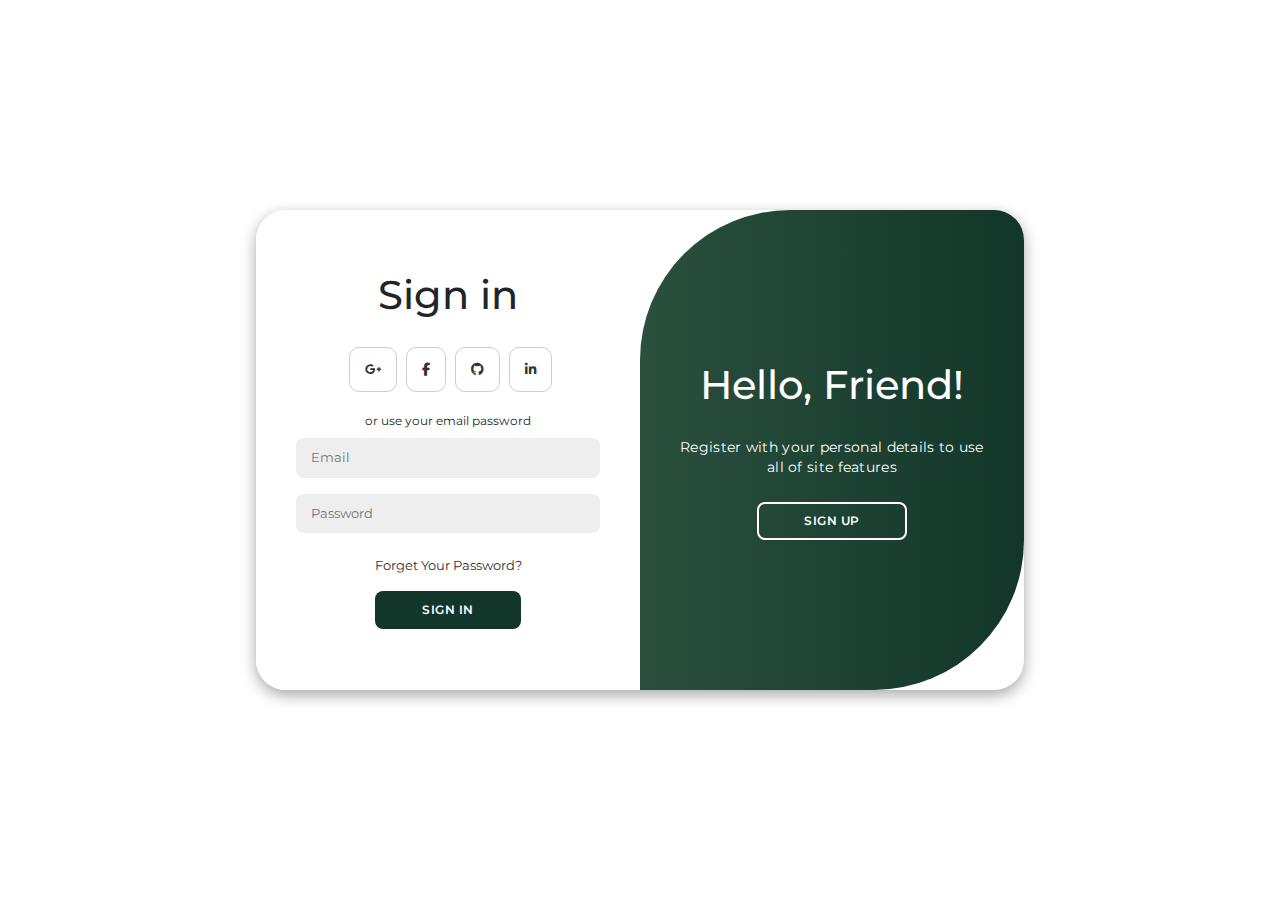
<file: index.html>
<!DOCTYPE html>
<html lang="en">
  <head>
    <meta charset="UTF-8" />
    <meta name="viewport" content="width=device-width, initial-scale=1.0" />
    <link
      rel="stylesheet"
      href="https://cdnjs.cloudflare.com/ajax/libs/font-awesome/6.4.2/css/all.min.css"
    />

    <link rel="stylesheet" href="css/all.min.css" />
    <link rel="stylesheet" href="css/bootstrap.min.css" />
    <link rel="stylesheet" href="css/style.css" />
    <link rel="icon" href="./image/myLogo.png" />
    <title>Modern UI</title>
  </head>
  <body>
    <div class="container" id="container">
      <div class="form-container sign-up">
        <div class="formTest">
          <h2 class="text-dark">Create Account</h2>

          <div class="social-icons">
            <a href="#" class="icon"
              ><i class="fa-brands fa-google-plus-g"></i
            ></a>
            <a href="#" class="icon"><i class="fa-brands fa-facebook-f"></i></a>
            <a href="#" class="icon"><i class="fa-brands fa-github"></i></a>
            <a href="#" class="icon"
              ><i class="fa-brands fa-linkedin-in"></i
            ></a>
          </div>

          <span>or use your email for registration</span>

          <input
            type="text"
            oninput=" validName()"
            class="name form-control"
            name="name"
            placeholder="Name"
          />
          <input
            type="email"
            oninput="validEmail()"
            class="email form-control"
            name="email"
            placeholder="Email"
          />
          <input
            type="password"
            oninput="validPass()"
            class="pass form-control"
            name="password"
            placeholder="Password"
          />
          <!-- <div class="passcheck"><p>should the password contain 6 letter</p></div> -->

          <button class="btnSignup">sign up</button>
        </div>
      </div>

      <div class="form-container sign-in">
        <div class="formTest">
          <h1 class="text-dark">Sign in</h1>

          <div class="social-icons">
            <a href="#" class="icon"
              ><i class="fa-brands fa-google-plus-g"></i
            ></a>
            <a href="#" class="icon"><i class="fa-brands fa-facebook-f"></i></a>
            <a href="#" class="icon"><i class="fa-brands fa-github"></i></a>
            <a href="#" class="icon"
              ><i class="fa-brands fa-linkedin-in"></i
            ></a>
          </div>

          <span>or use your email password</span>

          <input
            type="email"
            id="mmm"
            class="signEmail"
            name="email"
            placeholder="Email"
          />
          <input
            type="password"
            class="signPass"
            name="password"
            placeholder="Password"
          />
          <a href="">Forget Your Password?</a>

          <button class="btnSign">sign in</button>
        </div>
      </div>

      <div class="totoggle-container">
        <div class="toggle">
          <div class="toggle-panel toggle-left">
            <h1>Welcome Back!</h1>
            <p>Enter your personal details to use all of site features</p>
            <button class="hidden" id="login">Sign In</button>
          </div>

          <div class="toggle-panel toggle-right">
            <h1>Hello, Friend!</h1>
            <p>
              Register with your personal details to use all of site features
            </p>
            <button class="hidden" id="register">Sign up</button>
          </div>
        </div>
      </div>
    </div>

    <script src="js/main.js"></script>
    <script src="js/bootstrap.bundle.min.js"></script>
  </body>
</html>
</file>
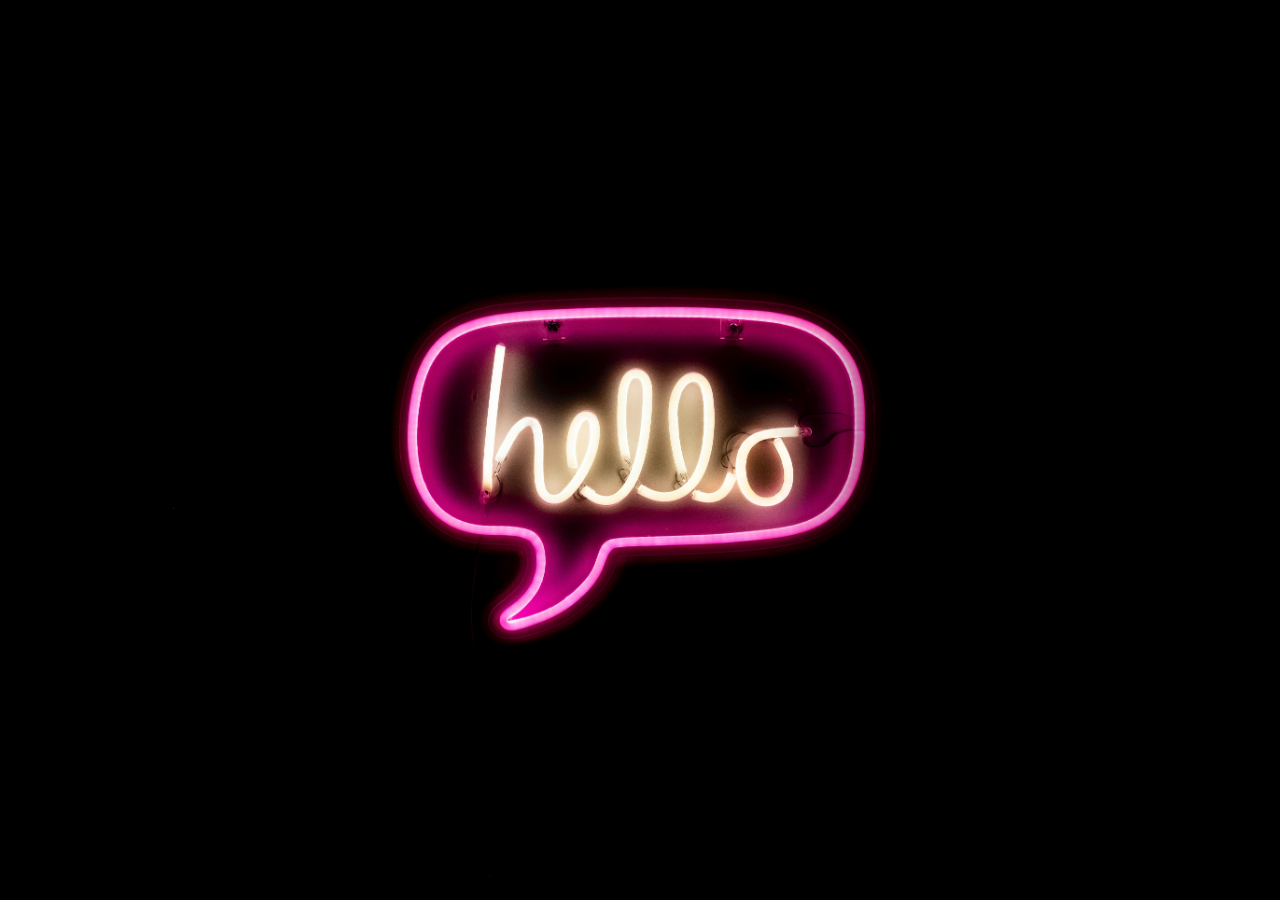
<file: welcome.html>
<!DOCTYPE html>
<html lang="en">
<head>
  <meta charset="UTF-8">
  <meta name="viewport" content="width=device-width, initial-scale=1.0">
  <link rel="stylesheet" href="https://cdnjs.cloudflare.com/ajax/libs/font-awesome/6.4.0/css/all.min.css" integrity="sha512-iecdLmaskl7CVkqkXNQ/ZH/XLlvWZOJyj7Yy7tcenmpD1ypASozpmT/E0iPtmFIB46ZmdtAc9eNBvH0H/ZpiBw==" crossorigin="anonymous" referrerpolicy="no-referrer" />
  <link href="https://fonts.googleapis.com/css2?family=Lato&display=swap" rel="stylesheet">
  <link rel="stylesheet" href="css/all.min.css">
  <link rel="stylesheet" href="css/bootstrap.min.css">
  <link rel="stylesheet" href="css/welocm.css">  
  <title>Document</title>
</head>
<body>
  
<div class="icon">
<a href="index.html"><i class="fa-solid fa-arrow-right-from-bracket"></i></a>

</div>

  <script src="js/main.js"></script>
  <script src="js/bootstrap.bundle.min.js"></script>
</body>
</html>
</file>
<file: css/style.css>
@import url('https://fonts.googleapis.com/css2?family=Montserrat:wght@300;400;500;600;700&display=swap');

*{
    margin: 0px;
    padding: 0px;
    box-sizing: border-box;
    font-family:  'Montserrat', sans-serif;
}

body{
    display: flex;
    justify-content: center;
    align-items: center;
    height: 100vh;

}

.container{
    background-color: #fff;
    border-radius: 30px;
    position: relative;
    box-shadow: 0 5px 15px rgba(0, 0, 0, 0.35);
    overflow: hidden;
    width: 768px;
    max-width: 100%;
    min-height: 480px;
}

.container p{
    font-size: 14px;
    line-height: 20px;
    letter-spacing: 0.3px;
    margin: 20px 0;
}
.container span{
    font-size: 12px;
}

.container a{
    font-size: 13px;
    color:#333;
    text-decoration: none;
    margin: 15px 0px 10px;
}

.container button{
    background-color: #12372A;
    color: #fff;
    font-size: 12px;
    font-weight: 600;
    text-transform: uppercase;
    text-align: center;
    padding: 8px 45px;
    letter-spacing: .5px;
    cursor: pointer;
    border-radius:8px;
    border: 2px solid transparent;
    margin-top: 5px;
} 

.container button.hidden{
    background-color: transparent;
    border-color: #fff;
}

.container .formTest{
    background-color: #fff;
    display: flex;
    justify-content: center;
    align-items: center;
    flex-direction: column;
    padding: 0px 40px;
    height: 100%;
}

.container input{
    background-color: #eee;
    font-size: 13px;
    font-weight: 400;
    border: none;
    margin: 8px 0px;
    padding: 10px 15px;
    border-radius: 8px;
    width: 100%;
    outline: none;
}
.form-container {
    position: absolute;
    top:0px;
    height: 100%;
    transition: all 0.6s ease-in-out;
}
.sign-in{
    left: 0px;
    width: 50%;
    z-index: 2;
}

.container.active .sign-in{
    transform: translateX(100%);
}

.sign-up{
    left: 0px;
    width: 50%;
    opacity: 0;
    z-index: 1;
}

.container.active .sign-up{
    transform: translateX(100%);
    opacity: 1;
    z-index: 5;
    animation: move 0.6s;
}

@keyframes move{
    0%, 49.99%{
        opacity: 0;
        z-index: 1;
    }
    50%, 100%{
        opacity: 1;
        z-index: 5;
    }
}

.social-icons {
   margin: 20px;

}
.social-icons a{
    margin-left: 5px;

}
.social-icons i{
    padding: 15px;
    border: solid 1px #CDCDCD ;
    border-radius: 10px;

}

.totoggle-container{
    position: absolute;
    left: 50%;
    width: 50%;
    height: 100%;
    overflow: hidden;
    transition: all .6s ease-in-out;
    border-radius: 150px 0px 150px 0px;
    z-index: 1000;
}
.container.active .totoggle-container{
    transform: translate(-100%);
    border-radius: 0px 150px 0px 150px;

}

.toggle{
    background-color: #12372A;
    height: 100%;
    background: linear-gradient(to right,#436850, #12372A);
    position: relative;
    left: -100%;
    height: 100%;
    width: 200%;
    transform: translateX(0);
    transition: all 0.6s ease-in-out;
}

.container.active .toggle{
    transform: translateX(50%);
}


.toggle-panel{
    position: absolute;
    width: 50%;
    height: 100%;
    display: flex;
    align-items: center;
    justify-content: center;
    flex-direction: column;
    padding: 0 30px;
    text-align: center;
    top: 0;
    transform: translateX(0);
    transition: all 0.6s ease-in-out;
}

.toggle-left{
    transform: translateX(-200%);
}

.container.active .toggle-left{
    transform: translateX(0);
}

.toggle-right{
    right: 0;
    transform: translateX(0);
}

.container.active .toggle-right{
    transform: translateX(200%);
}


.toggle-panel p,h1{
    color: #fff;

}



/* the check */
.test{
    position: absolute;
    left: 0px;
}
</file>
<file: css/welocm.css>
body{
    background-image: url(../image/drew-beamer-3SIXZisims4-unsplash.jpg);
    background-position: center;
    background-repeat: no-repeat;
    background-size: cover;
    height: 100vh;
}
.icon a i{
    font-size: 50px;
    color: #fff;
}
</file>
